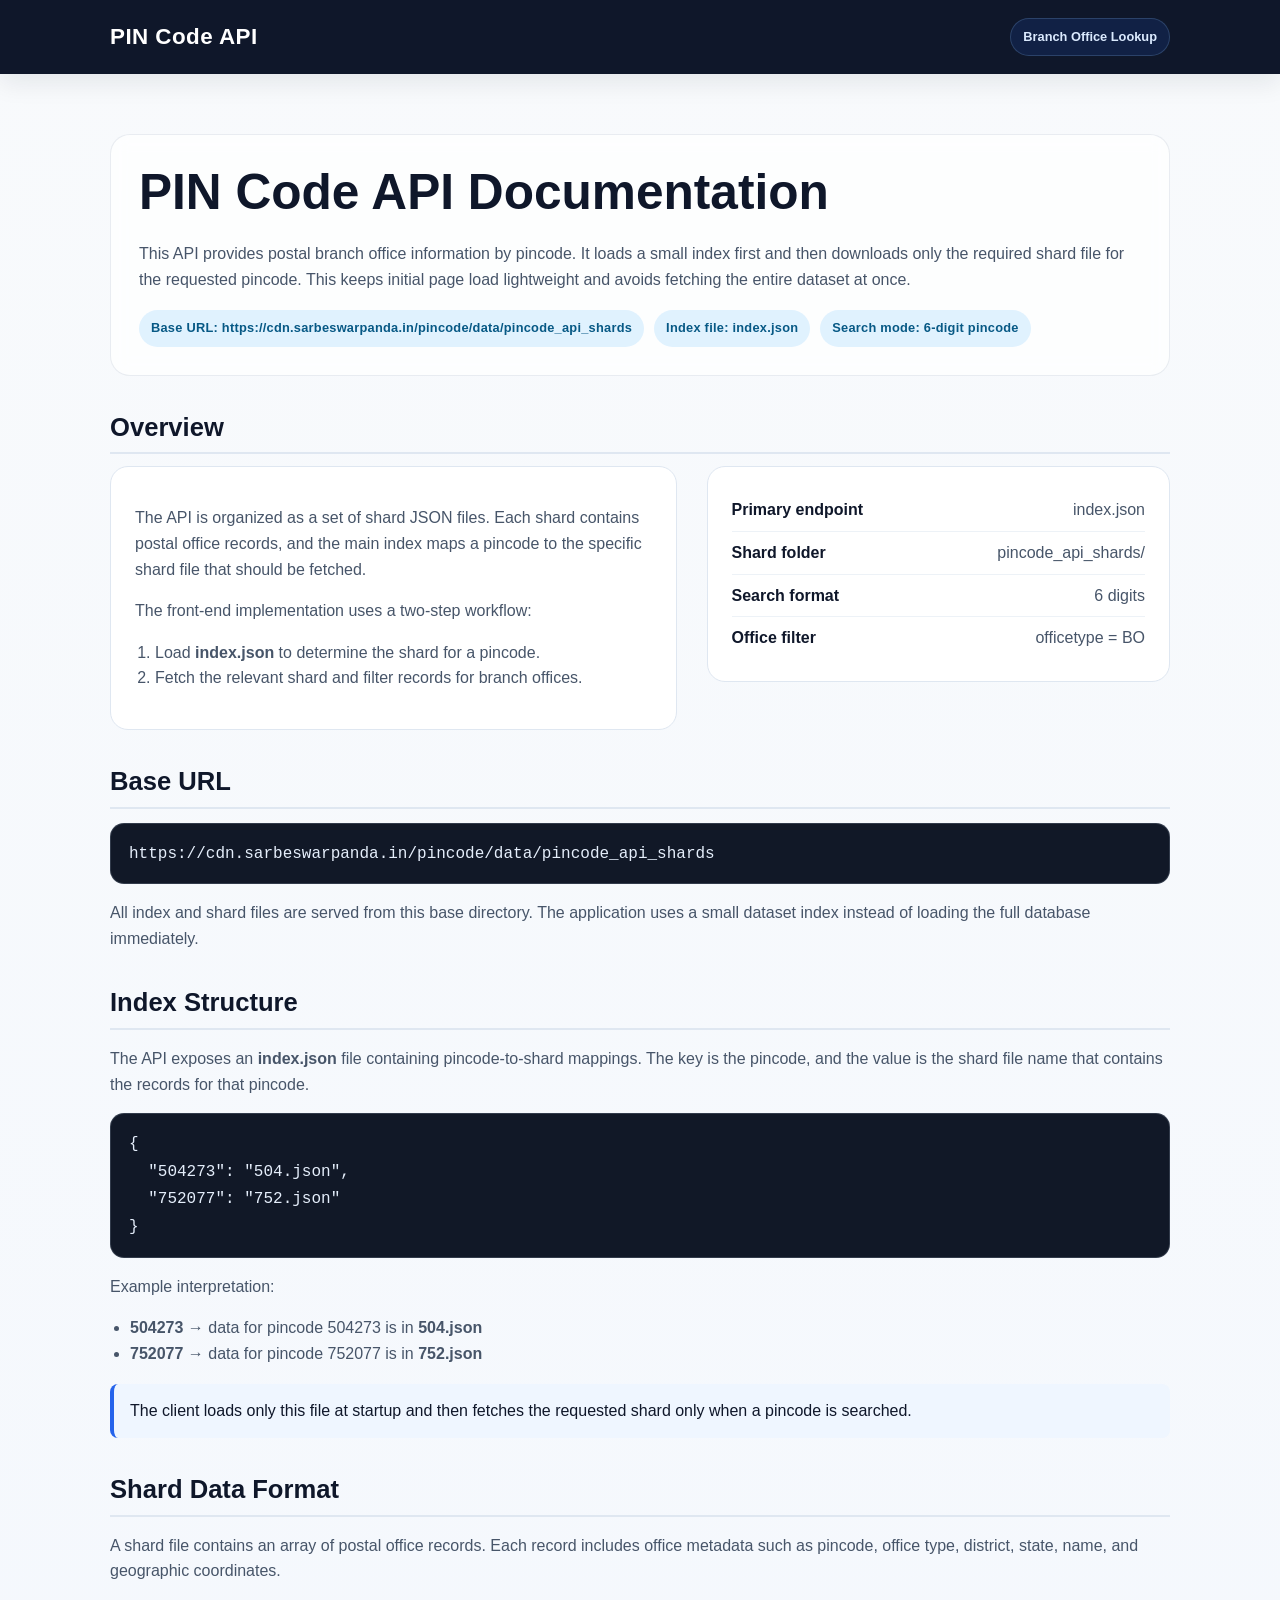
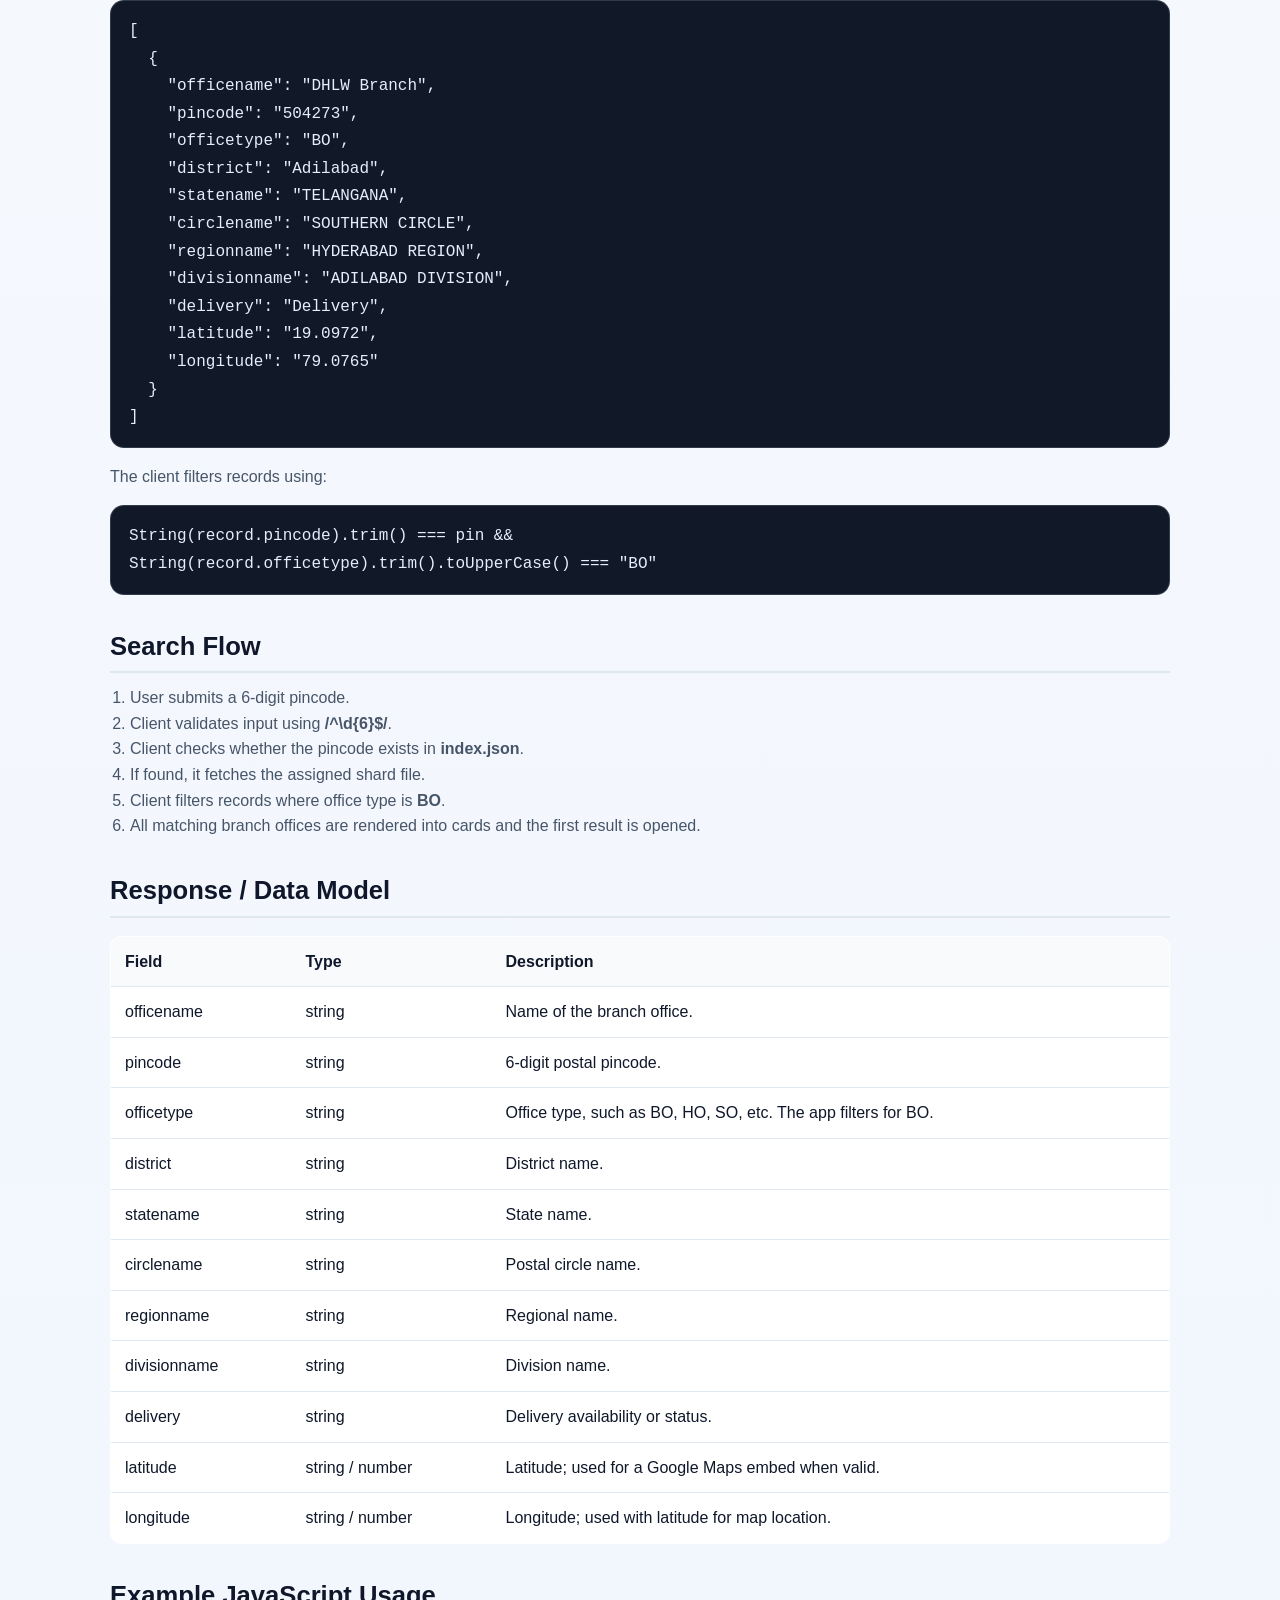
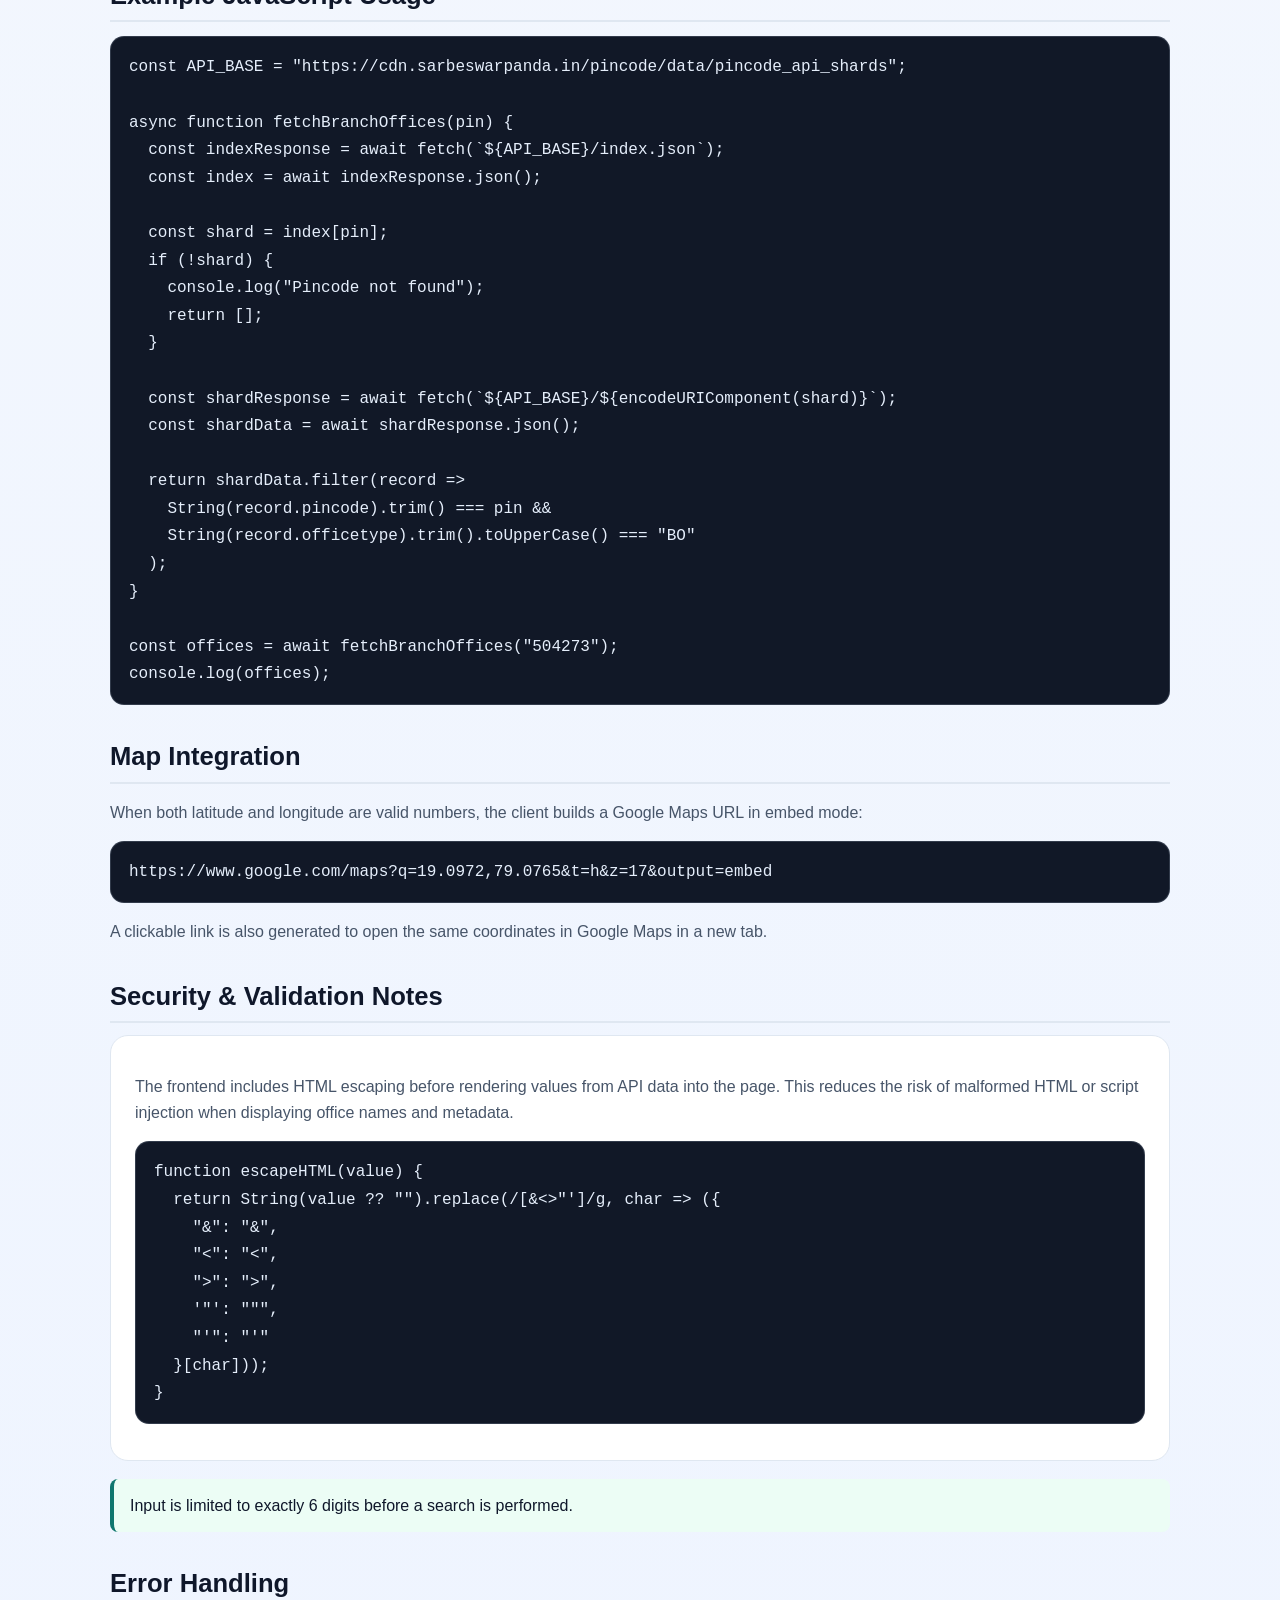
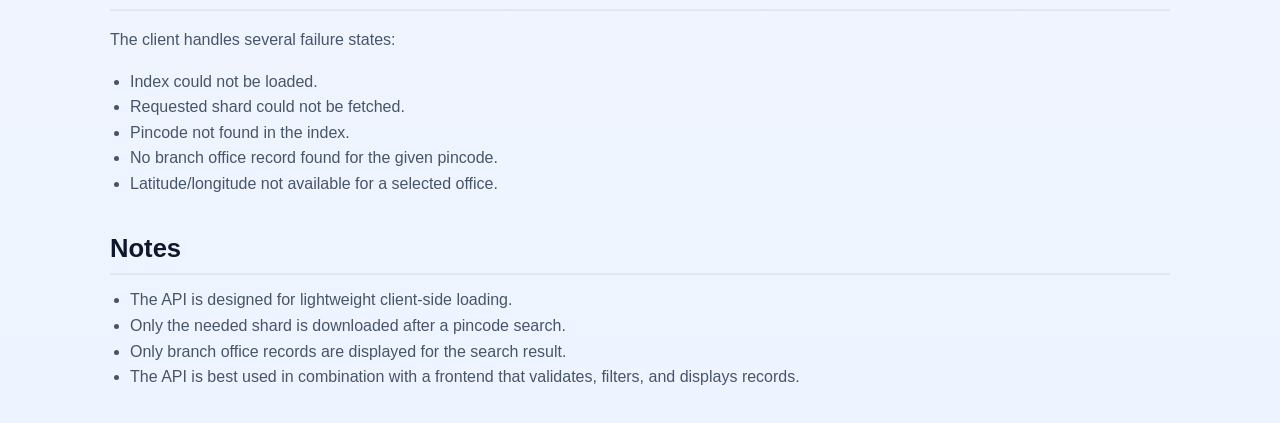
<file: docs.html>
<!DOCTYPE html>
<html lang="en">
<head>
  <meta charset="UTF-8" />
  <meta name="viewport" content="width=device-width, initial-scale=1.0" />
  <title>PIN Code API Documentation</title>
  <style>
    :root {
      --bg: #0f172a;
      --panel: #111827;
      --panel-2: #1f2937;
      --card: #ffffff;
      --text: #0f172a;
      --muted: #475569;
      --line: #dfe7f1;
      --primary: #2563eb;
      --success: #0f766e;
      --warning: #b45309;
      --danger: #dc2626;
      --shadow: rgba(15, 23, 42, 0.08);
    }

    * { box-sizing: border-box; }
    html { scroll-behavior: smooth; }

    body {
      margin: 0;
      font-family: Arial, Helvetica, sans-serif;
      background: linear-gradient(180deg, #f8fafc 0%, #eef4ff 100%);
      color: var(--text);
      line-height: 1.6;
    }

    .container {
      max-width: 1100px;
      margin: 0 auto;
      padding: 32px 20px 80px;
    }

    .topbar {
      background: var(--bg);
      color: #fff;
      padding: 18px 0;
      box-shadow: 0 10px 25px rgba(15, 23, 42, 0.08);
    }

    .topbar .container {
      display: flex;
      align-items: center;
      justify-content: space-between;
      gap: 24px;
      padding-top: 0;
      padding-bottom: 0;
    }

    .brand {
      font-size: 1.4rem;
      font-weight: 700;
      letter-spacing: 0.02em;
    }

    .tag {
      display: inline-block;
      background: rgba(37, 99, 235, 0.14);
      color: #dbeafe;
      border: 1px solid rgba(147, 197, 253, 0.2);
      padding: 8px 12px;
      border-radius: 999px;
      font-size: 0.8rem;
      font-weight: 600;
    }

    h1, h2, h3 {
      margin: 0 0 12px;
      line-height: 1.2;
    }

    h1 {
      font-size: clamp(2.2rem, 4vw, 3.1rem);
      margin-bottom: 18px;
    }

    h2 {
      font-size: clamp(1.4rem, 2vw, 2rem);
      margin-top: 36px;
      padding-bottom: 10px;
      border-bottom: 2px solid var(--line);
    }

    h3 {
      font-size: 1.1rem;
      margin-top: 20px;
    }

    p, li, dd, dt {
      color: var(--muted);
    }

    code, pre {
      font-family: "Consolas", "Monaco", monospace;
    }

    .hero {
      background: rgba(255, 255, 255, 0.72);
      border: 1px solid rgba(148, 163, 184, 0.2);
      box-shadow: var(--shadow);
      border-radius: 20px;
      padding: 28px;
      margin: 28px 0 30px;
      backdrop-filter: blur(8px);
    }

    .badge-row {
      display: flex;
      flex-wrap: wrap;
      gap: 10px;
      margin: 18px 0 0;
    }

    .badge {
      display: inline-flex;
      align-items: center;
      gap: 8px;
      background: #e0f2fe;
      color: #075985;
      border-radius: 999px;
      padding: 8px 12px;
      font-size: 0.8rem;
      font-weight: 700;
      letter-spacing: 0.02em;
    }

    .two-col {
      display: grid;
      grid-template-columns: 1.1fr 0.9fr;
      gap: 30px;
      align-items: start;
    }

    .panel {
      background: #fff;
      border-radius: 18px;
      border: 1px solid var(--line);
      box-shadow: var(--shadow);
      padding: 22px 24px;
    }

    .meta-list {
      margin: 0;
      padding: 0;
      list-style: none;
    }

    .meta-list li {
      display: flex;
      justify-content: space-between;
      gap: 20px;
      padding: 8px 0;
      border-bottom: 1px solid #edf2f7;
    }

    .meta-list li:last-child {
      border-bottom: 0;
    }

    .label {
      font-weight: 700;
      color: var(--text);
    }

    .code-box {
      background: var(--panel);
      color: #e5eefb;
      border: 1px solid rgba(148, 163, 184, 0.25);
      border-radius: 14px;
      padding: 16px 18px;
      overflow-x: auto;
      margin: 14px 0;
    }

    .code-box code {
      white-space: pre-wrap;
      word-break: break-word;
    }

    .note {
      margin: 18px 0 0;
      border-left: 4px solid var(--primary);
      background: #eff6ff;
      padding: 14px 16px;
      border-radius: 8px;
      color: var(--text);
    }

    .warning {
      border-left-color: var(--warning);
      background: #fff7ed;
    }

    .success {
      border-left-color: var(--success);
      background: #ecfdf5;
    }

    table {
      width: 100%;
      border-collapse: collapse;
      margin-top: 18px;
      background: #fff;
      border-radius: 12px;
      overflow: hidden;
      border: 1px solid var(--line);
    }

    th, td {
      padding: 12px 14px;
      text-align: left;
      border-bottom: 1px solid var(--line);
      vertical-align: top;
    }

    th {
      background: #f8fafc;
      color: var(--text);
      font-weight: 700;
    }

    tr:last-child td {
      border-bottom: 0;
    }

    ul, ol {
      margin-top: 12px;
      padding-left: 20px;
    }

    a {
      color: var(--primary);
      text-decoration: none;
    }

    a:hover {
      text-decoration: underline;
    }

    .footer {
      margin-top: 40px;
      color: var(--muted);
      font-size: 0.92rem;
      text-align: center;
    }

    @media (max-width: 800px) {
      .two-col {
        grid-template-columns: 1fr;
      }
    }
  </style>
</head>
<body>
  <header class="topbar">
    <div class="container">
      <div class="brand">PIN Code API</div>
      <span class="tag">Branch Office Lookup</span>
    </div>
  </header>

  <main class="container">
    <section class="hero">
      <h1>PIN Code API Documentation</h1>
      <p>
        This API provides postal branch office information by pincode. It loads a small
        index first and then downloads only the required shard file for the requested
        pincode. This keeps initial page load lightweight and avoids fetching the entire
        dataset at once.
      </p>
      <div class="badge-row">
        <span class="badge">Base URL: https://cdn.sarbeswarpanda.in/pincode/data/pincode_api_shards</span>
        <span class="badge">Index file: index.json</span>
        <span class="badge">Search mode: 6-digit pincode</span>
      </div>
    </section>

    <section>
      <h2>Overview</h2>
      <div class="two-col">
        <div class="panel">
          <p>
            The API is organized as a set of shard JSON files. Each shard contains postal
            office records, and the main index maps a pincode to the specific shard file
            that should be fetched.
          </p>
          <p>
            The front-end implementation uses a two-step workflow:
          </p>
          <ol>
            <li>Load <strong>index.json</strong> to determine the shard for a pincode.</li>
            <li>Fetch the relevant shard and filter records for branch offices.</li>
          </ol>
        </div>

        <div class="panel">
          <ul class="meta-list">
            <li><span class="label">Primary endpoint</span><span>index.json</span></li>
            <li><span class="label">Shard folder</span><span>pincode_api_shards/</span></li>
            <li><span class="label">Search format</span><span>6 digits</span></li>
            <li><span class="label">Office filter</span><span>officetype = BO</span></li>
          </ul>
        </div>
      </div>
    </section>

    <section>
      <h2>Base URL</h2>
      <div class="code-box"><code>https://cdn.sarbeswarpanda.in/pincode/data/pincode_api_shards</code></div>

      <p>
        All index and shard files are served from this base directory. The application
        uses a small dataset index instead of loading the full database immediately.
      </p>
    </section>

    <section>
      <h2>Index Structure</h2>
      <p>
        The API exposes an <strong>index.json</strong> file containing pincode-to-shard
        mappings. The key is the pincode, and the value is the shard file name that
        contains the records for that pincode.
      </p>

      <div class="code-box"><code>{
  "504273": "504.json",
  "752077": "752.json"
}</code></div>

      <p>
        Example interpretation:
      </p>
      <ul>
        <li><strong>504273</strong> → data for pincode 504273 is in <strong>504.json</strong></li>
        <li><strong>752077</strong> → data for pincode 752077 is in <strong>752.json</strong></li>
      </ul>

      <div class="note">
        The client loads only this file at startup and then fetches the requested shard
        only when a pincode is searched.
      </div>
    </section>

    <section>
      <h2>Shard Data Format</h2>
      <p>
        A shard file contains an array of postal office records. Each record includes
        office metadata such as pincode, office type, district, state, name, and
        geographic coordinates.
      </p>

      <div class="code-box"><code>[
  {
    "officename": "DHLW Branch",
    "pincode": "504273",
    "officetype": "BO",
    "district": "Adilabad",
    "statename": "TELANGANA",
    "circlename": "SOUTHERN CIRCLE",
    "regionname": "HYDERABAD REGION",
    "divisionname": "ADILABAD DIVISION",
    "delivery": "Delivery",
    "latitude": "19.0972",
    "longitude": "79.0765"
  }
]</code></div>

      <p>
        The client filters records using:
      </p>
      <div class="code-box"><code>String(record.pincode).trim() === pin &&
String(record.officetype).trim().toUpperCase() === "BO"</code></div>
    </section>

    <section>
      <h2>Search Flow</h2>
      <ol>
        <li>User submits a 6-digit pincode.</li>
        <li>Client validates input using <strong>/^\d{6}$/</strong>.</li>
        <li>Client checks whether the pincode exists in <strong>index.json</strong>.</li>
        <li>If found, it fetches the assigned shard file.</li>
        <li>Client filters records where office type is <strong>BO</strong>.</li>
        <li>All matching branch offices are rendered into cards and the first result is opened.</li>
      </ol>
    </section>

    <section>
      <h2>Response / Data Model</h2>
      <table>
        <thead>
          <tr>
            <th>Field</th>
            <th>Type</th>
            <th>Description</th>
          </tr>
        </thead>
        <tbody>
          <tr>
            <td>officename</td>
            <td>string</td>
            <td>Name of the branch office.</td>
          </tr>
          <tr>
            <td>pincode</td>
            <td>string</td>
            <td>6-digit postal pincode.</td>
          </tr>
          <tr>
            <td>officetype</td>
            <td>string</td>
            <td>Office type, such as BO, HO, SO, etc. The app filters for BO.</td>
          </tr>
          <tr>
            <td>district</td>
            <td>string</td>
            <td>District name.</td>
          </tr>
          <tr>
            <td>statename</td>
            <td>string</td>
            <td>State name.</td>
          </tr>
          <tr>
            <td>circlename</td>
            <td>string</td>
            <td>Postal circle name.</td>
          </tr>
          <tr>
            <td>regionname</td>
            <td>string</td>
            <td>Regional name.</td>
          </tr>
          <tr>
            <td>divisionname</td>
            <td>string</td>
            <td>Division name.</td>
          </tr>
          <tr>
            <td>delivery</td>
            <td>string</td>
            <td>Delivery availability or status.</td>
          </tr>
          <tr>
            <td>latitude</td>
            <td>string / number</td>
            <td>Latitude; used for a Google Maps embed when valid.</td>
          </tr>
          <tr>
            <td>longitude</td>
            <td>string / number</td>
            <td>Longitude; used with latitude for map location.</td>
          </tr>
        </tbody>
      </table>
    </section>

    <section>
      <h2>Example JavaScript Usage</h2>
      <div class="code-box"><code>const API_BASE = "https://cdn.sarbeswarpanda.in/pincode/data/pincode_api_shards";

async function fetchBranchOffices(pin) {
  const indexResponse = await fetch(`${API_BASE}/index.json`);
  const index = await indexResponse.json();

  const shard = index[pin];
  if (!shard) {
    console.log("Pincode not found");
    return [];
  }

  const shardResponse = await fetch(`${API_BASE}/${encodeURIComponent(shard)}`);
  const shardData = await shardResponse.json();

  return shardData.filter(record =>
    String(record.pincode).trim() === pin &&
    String(record.officetype).trim().toUpperCase() === "BO"
  );
}

const offices = await fetchBranchOffices("504273");
console.log(offices);</code></div>
    </section>

    <section>
      <h2>Map Integration</h2>
      <p>
        When both latitude and longitude are valid numbers, the client builds a Google
        Maps URL in embed mode:
      </p>

      <div class="code-box"><code>https://www.google.com/maps?q=19.0972,79.0765&t=h&z=17&output=embed</code></div>

      <p>
        A clickable link is also generated to open the same coordinates in Google Maps
        in a new tab.
      </p>
    </section>

    <section>
      <h2>Security & Validation Notes</h2>
      <div class="panel">
        <p>
          The frontend includes HTML escaping before rendering values from API data into
          the page. This reduces the risk of malformed HTML or script injection when
          displaying office names and metadata.
        </p>
        <div class="code-box"><code>function escapeHTML(value) {
  return String(value ?? "").replace(/[&<>"']/g, char => ({
    "&": "&amp;",
    "<": "&lt;",
    ">": "&gt;",
    '"': "&quot;",
    "'": "&#039;"
  }[char]));
}</code></div>
      </div>

      <div class="note success">
        Input is limited to exactly 6 digits before a search is performed.
      </div>
    </section>

    <section>
      <h2>Error Handling</h2>
      <p>The client handles several failure states:</p>
      <ul>
        <li>Index could not be loaded.</li>
        <li>Requested shard could not be fetched.</li>
        <li>Pincode not found in the index.</li>
        <li>No branch office record found for the given pincode.</li>
        <li>Latitude/longitude not available for a selected office.</li>
      </ul>
    </section>

    <section>
      <h2>Notes</h2>
      <ul>
        <li>The API is designed for lightweight client-side loading.</li>
        <li>Only the needed shard is downloaded after a pincode search.</li>
        <li>Only branch office records are displayed for the search result.</li>
        <li>The API is best used in combination with a frontend that validates, filters, and displays records.</li>
      </ul>
    </section>

    <div class="footer">
      PIN Code API Documentation · Branch office lookup by pincode
    </div>
  </main>
</body>
</html>
</file>
